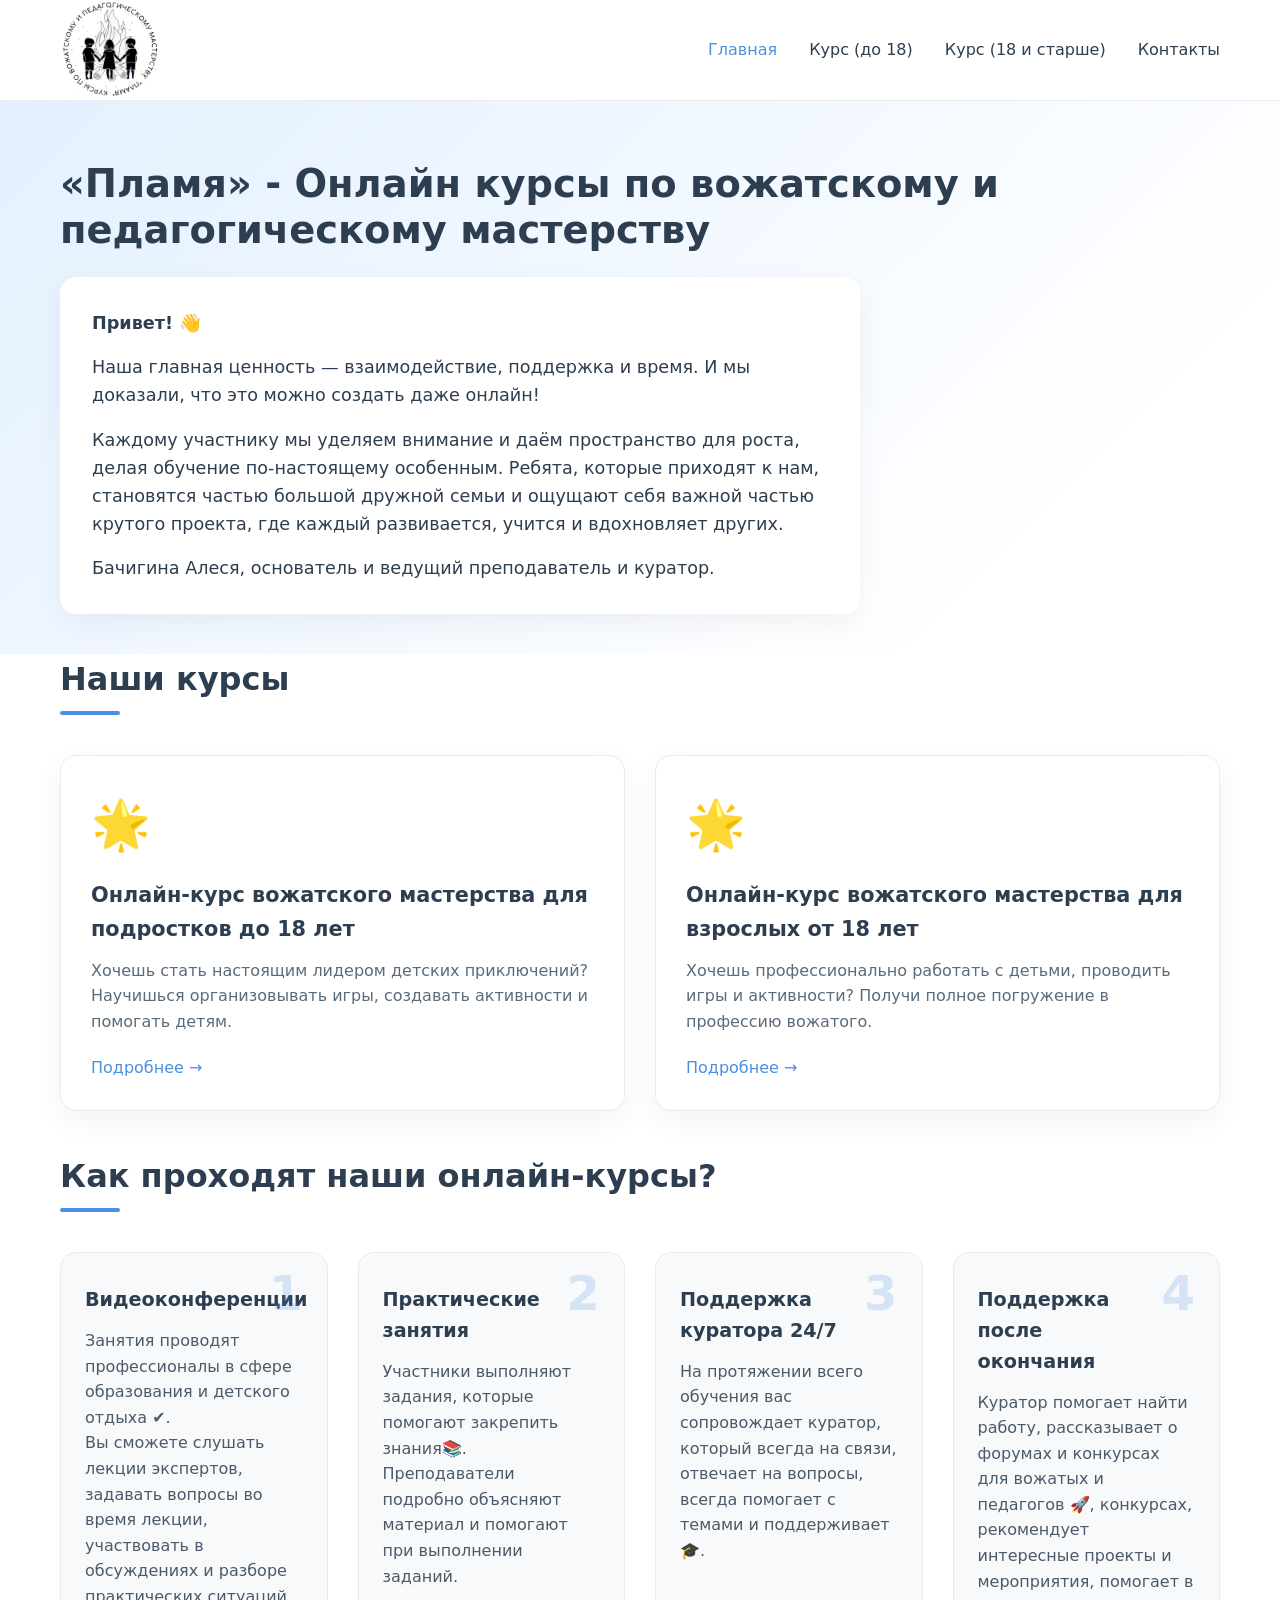
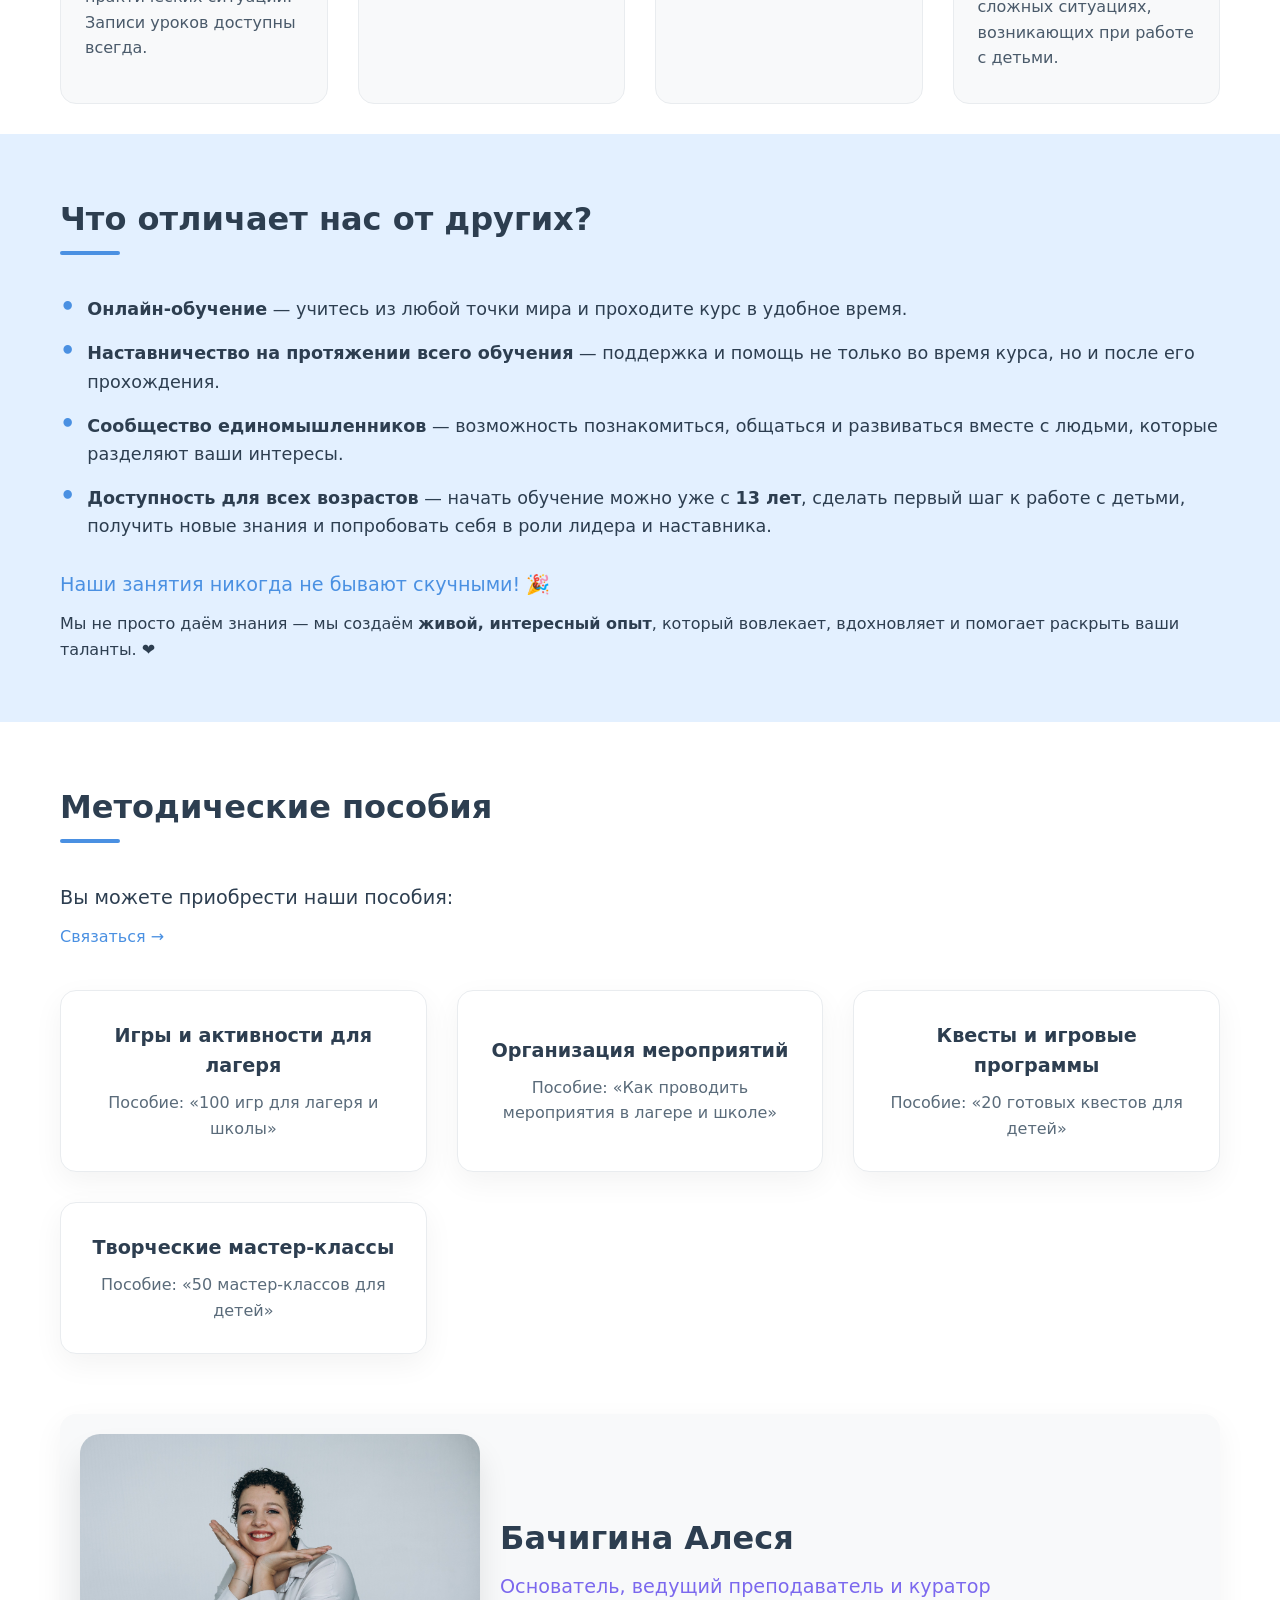
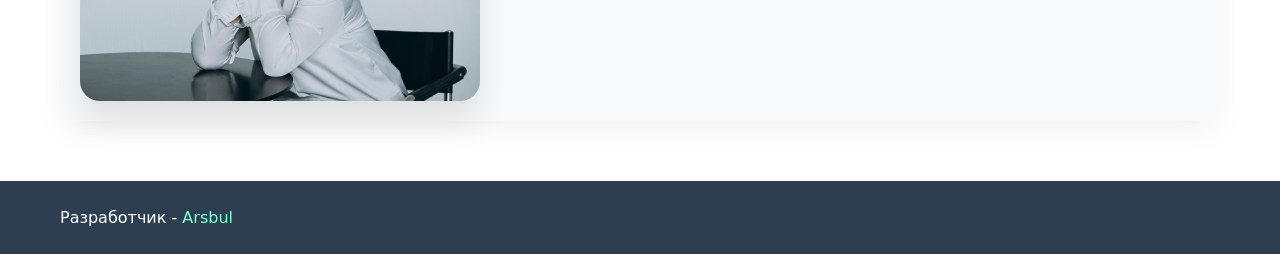
<file: index.html>
<!DOCTYPE html>
<html lang="ru">

<head>
    <meta charset="UTF-8">
    <meta name="viewport" content="width=device-width, initial-scale=1.0">
    <title>«Пламя» - Онлайн курсы по вожатскому и педагогическому мастерству</title>
    <link rel="icon" href="/media/logo_icon.ico" type="image/x-icon">
    
    <link rel="stylesheet" href="css/style.css">
</head>

<body>
    <header class="header">
        <div class="container header__container">

            <img class="logo" src="media/logo.png">

            <nav class="nav">
                <button class="nav__toggle" aria-label="Открыть меню"><img src="media/menu.svg"></button>
                <ul class="nav__list">
                    <li><a href="index.html" class="nav__link active">Главная</a></li>
                    <li><a href="teen.html" class="nav__link">Курс (до 18)</a></li>
                    <li><a href="adult.html" class="nav__link">Курс (18 и старше)</a></li>
                    <li><a href="contacts.html" class="nav__link">Контакты</a></li>
                </ul>
            </nav>
        </div>
    </header>

    <main>
        <section class="hero">
            <div class="container">
                <h1 class="hero__title">«Пламя» - Онлайн курсы по вожатскому и педагогическому мастерству</h1>
                <div class="hero__text">
                    <p><b>Привет! 👋</b></p>
                    <p>Наша главная ценность — взаимодействие, поддержка и время. И мы доказали, что это можно создать
                        даже онлайн!</p>
                    <p>Каждому участнику мы уделяем внимание и даём пространство для роста, делая обучение по-настоящему
                        особенным. Ребята, которые приходят к нам, становятся частью большой дружной семьи и ощущают
                        себя важной частью крутого проекта, где каждый развивается, учится и вдохновляет других.
                    </p>
                    <p>
                        Бачигина Алеся, основатель и ведущий преподаватель и куратор.
                    </p>
                </div>
            </div>
        </section>

        <section class="courses">
            <div class="container">
                <h2 class="section-title">Наши курсы</h2>
                <div class="cards">


                    <div class="card">
                        <div class="card__emoji">🌟</div>
                        <h3 class="card__title">Онлайн-курс вожатского мастерства для подростков до 18 лет</h3>
                        <p class="card__desc">Хочешь стать настоящим лидером детских приключений? Научишься
                            организовывать игры, создавать активности и помогать детям.</p>
                        <a href="teen.html" class="card__link card__more">Подробнее →</a>
                    </div>




                    <div class="card">
                        <div class="card__emoji">🌟</div>
                        <h3 class="card__title">Онлайн-курс вожатского мастерства для взрослых от 18 лет</h3>
                        <p class="card__desc">Хочешь профессионально работать с детьми, проводить игры и активности?
                            Получи полное погружение в профессию вожатого.</p>
                        <a href="adult.html" class="card__link card__more">Подробнее →</a>
                    </div>

                </div>
            </div>
        </section>

        <section class="how-it-works">
            <div class="container">
                <h2 class="section-title">Как проходят наши онлайн-курсы?</h2>
                <div class="features">
                    <div class="feature">
                        <div class="feature__number">1</div>
                        <h3>Видеоконференции</h3>
                        <p>Занятия проводят профессионалы в сфере образования и детского отдыха ✔️. <br>Вы сможете
                            слушать лекции экспертов, задавать вопросы во время лекции, участвовать в
                            обсуждениях и разборе практических ситуаций. <br>Записи уроков доступны всегда.</p>
                    </div>
                    <div class="feature">
                        <div class="feature__number">2</div>
                        <h3>Практические занятия</h3>
                        <p>Участники выполняют задания, которые помогают закрепить знания📚. Преподаватели подробно
                            объясняют материал и помогают при выполнении заданий.</p>
                    </div>
                    <div class="feature">
                        <div class="feature__number">3</div>
                        <h3>Поддержка куратора 24/7</h3>
                        <p>На протяжении всего обучения вас сопровождает куратор, который всегда на связи, отвечает на
                            вопросы, всегда помогает
                            с темами и поддерживает 🎓.</p>
                    </div>
                    <div class="feature">
                        <div class="feature__number">4</div>
                        <h3>Поддержка после окончания</h3>
                        <p>Куратор помогает найти работу, рассказывает о форумах и конкурсах для вожатых и педагогов 🚀,
                            конкурсах, рекомендует интересные проекты и мероприятия,
                            помогает в сложных ситуациях, возникающих при работе с детьми.</p>
                    </div>
                </div>
            </div>
        </section>

        <section class="differences">
            <div class="container">
                <h2 class="section-title">Что отличает нас от других?</h2>
                <ul class="differences__list">
                    <li><span><b>Онлайн-обучение</b> — учитесь из любой точки мира и проходите курс в удобное
                            время.</span></li>
                    <li><span><b>Наставничество на протяжении всего обучения</b> — поддержка и помощь не только во время
                            курса, но и
                            после его прохождения.</span></li>
                    <li><span><b>Сообщество единомышленников</b> — возможность познакомиться, общаться и развиваться
                            вместе с людьми,
                            которые разделяют ваши интересы.</span></li>
                    <li><span><b>Доступность для всех возрастов</b> — начать обучение можно уже с <b>13 лет</b>, сделать
                            первый шаг к работе
                            с детьми, получить новые знания и попробовать себя в роли лидера и наставника.</span></li>
                </ul>
                <p class="differences__note">Наши занятия никогда не бывают скучными! 🎉</p>
                <p>Мы не просто даём знания — мы создаём <b>живой, интересный опыт</b>, который вовлекает, вдохновляет и
                    помогает раскрыть ваши таланты. ❤️</p>
            </div>
        </section>

        <section class="materials" id="materials">
            <div class="container">
                <h2 class="section-title">Методические пособия</h2>
                <p class="materials__subtitle">Вы можете приобрести наши пособия:</p>
                <p class="materials__contact"><a href="contacts.html">Связаться →</a></p>
                <div class="cards materials__cards">
                    <div class="card material-card">
                        <h3>Игры и активности для лагеря</h3>
                        <p>Пособие: «100 игр для лагеря и школы»</p>
                    </div>
                    <div class="card material-card">
                        <h3>Организация мероприятий</h3>
                        <p>Пособие: «Как проводить мероприятия в лагере и школе»</p>
                    </div>
                    <div class="card material-card">
                        <h3>Квесты и игровые программы</h3>
                        <p>Пособие: «20 готовых квестов для детей»</p>
                    </div>
                    <div class="card material-card">
                        <h3>Творческие мастер-классы</h3>
                        <p>Пособие: «50 мастер-классов для детей»</p>
                    </div>
                </div>
            </div>
        </section>
        <section class="founder">
            <div class="container">
                <div class="founder-card">
                    <div class="founder-photo">
                        <img src="media/founder.jpg">
                    </div>
                    <div class="founder-info">
                        <h2>Бачигина Алеся</h2>
                        <p class="founder-title">Основатель, ведущий преподаватель и куратор</p>
                    </div>
                </div>
            </div>
        </section>
    </main>

    <footer class="footer">
        <div class="container">
            <a href="https://t.me/Jvm_alters">Разработчик - <span>Arsbul</span></a>
            <!-- <p>© 2026 Пламя. Все права защищены.</p> -->
        </div>
    </footer>

    <script src="js/script.js"></script>
</body>

</html>
</file>
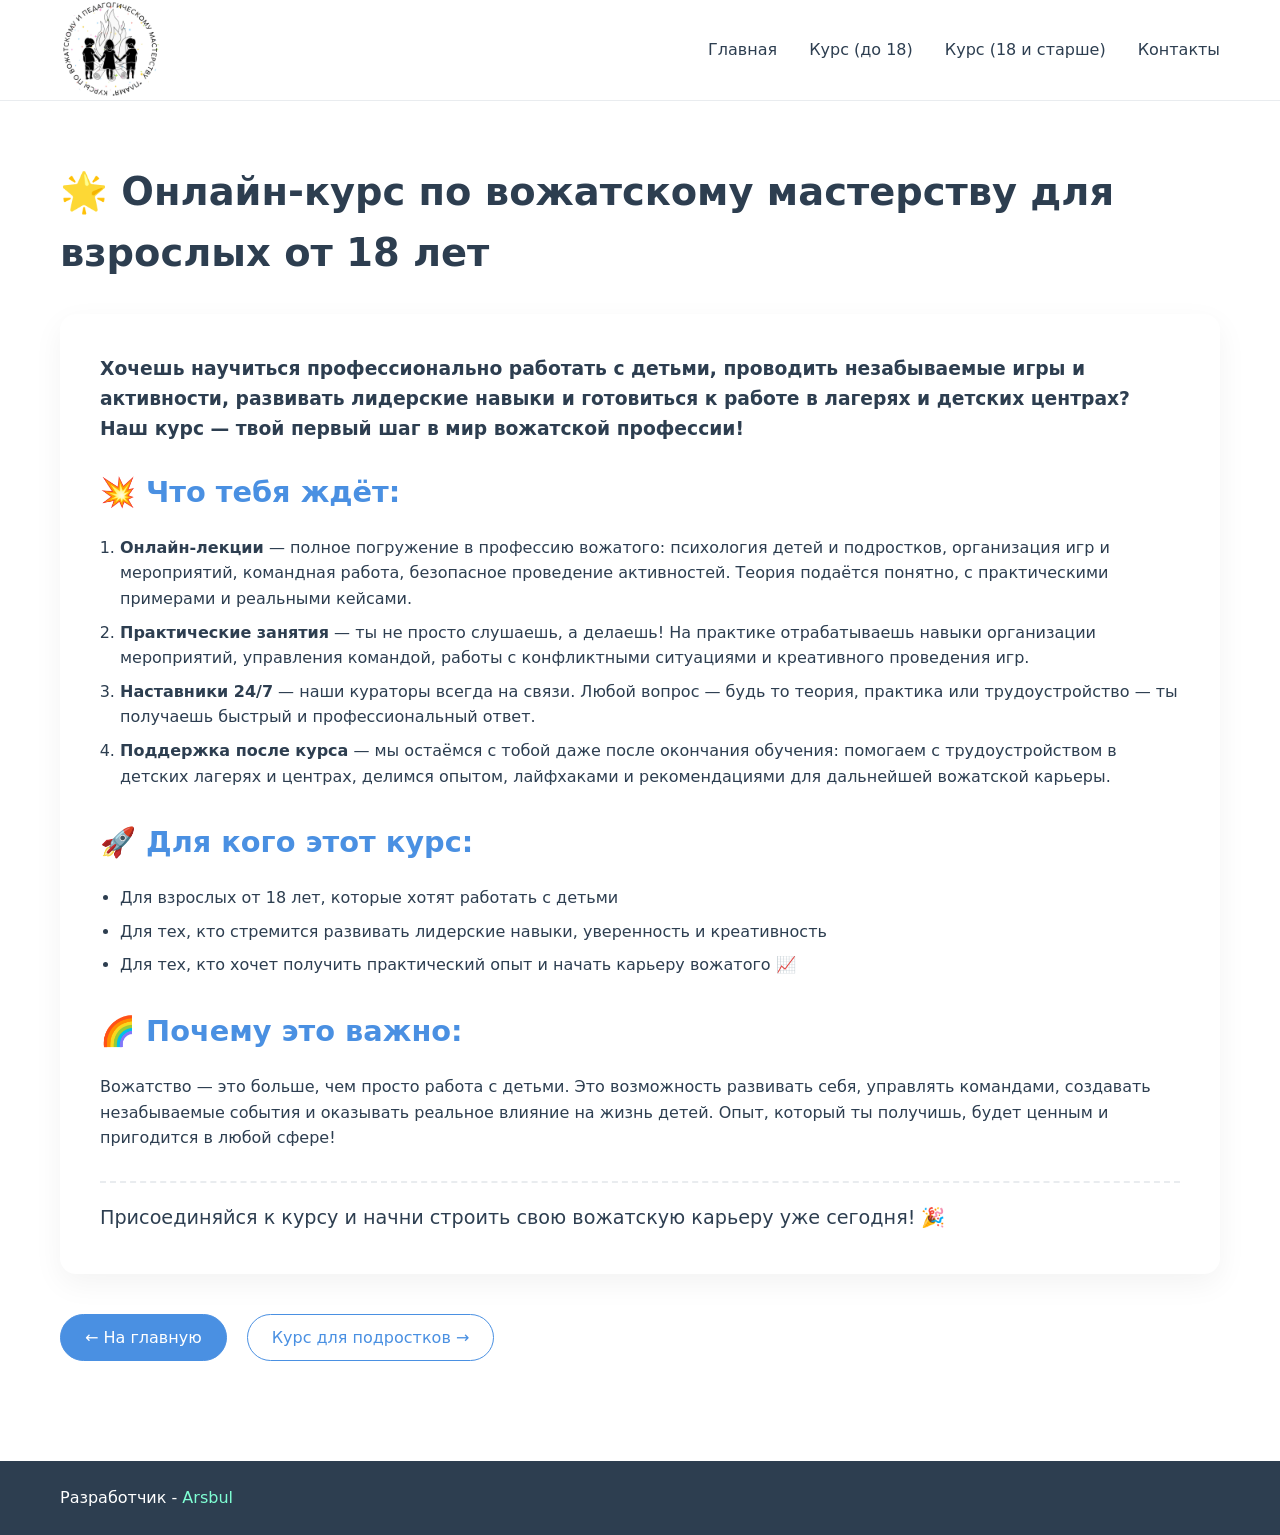
<file: adult.html>
<!DOCTYPE html>
<html lang="ru">
<head>
    <meta charset="UTF-8">
    <meta name="viewport" content="width=device-width, initial-scale=1.0">
    <title>Курс для взрослых — Вожатское мастерство</title>
    <link rel="stylesheet" href="css/style.css">
    <link rel="icon" href="/media/logo_icon.ico" type="image/x-icon">
</head>
<body>
    <header class="header">
        <div class="container header__container">

            <img class="logo" src="media/logo.png">

            <nav class="nav">
                <button class="nav__toggle" aria-label="Открыть меню"><img src="media/menu.svg"></button>
                <ul class="nav__list">
                    <li><a href="index.html" class="nav__link">Главная</a></li>
                    <li><a href="teen.html" class="nav__link">Курс (до 18)</a></li>
                    <li><a href="adult.html" class="nav__link">Курс (18 и старше)</a></li>
                    <li><a href="contacts.html" class="nav__link">Контакты</a></li>
                </ul>
            </nav>
        </div>
    </header>

    <main class="course-page">
        <div class="container">
            <h1 class="course-page__title">🌟 Онлайн-курс по вожатскому мастерству для взрослых от 18 лет</h1>
            
            <div class="course-page__content">
                <h3 class="content-topic">Хочешь научиться профессионально работать с детьми, проводить незабываемые игры и активности, развивать лидерские навыки и готовиться к работе в лагерях и детских центрах? Наш курс — твой первый шаг в мир вожатской профессии!</h3>
                
                <h2>💥 Что тебя ждёт:</h2>
                <ol>
                    <li><strong>Онлайн-лекции</strong> — полное погружение в профессию вожатого: психология детей и подростков, организация игр и мероприятий, командная работа, безопасное проведение активностей. Теория подаётся понятно, с практическими примерами и реальными кейсами.</li>
                    <li><strong>Практические занятия</strong> — ты не просто слушаешь, а делаешь! На практике отрабатываешь навыки организации мероприятий, управления командой, работы с конфликтными ситуациями и креативного проведения игр.</li>
                    <li><strong>Наставники 24/7</strong> — наши кураторы всегда на связи. Любой вопрос — будь то теория, практика или трудоустройство — ты получаешь быстрый и профессиональный ответ.</li>
                    <li><strong>Поддержка после курса</strong> — мы остаёмся с тобой даже после окончания обучения: помогаем с трудоустройством в детских лагерях и центрах, делимся опытом, лайфхаками и рекомендациями для дальнейшей вожатской карьеры.</li>
                </ol>

                <h2>🚀 Для кого этот курс:</h2>
                <ul>
                    <li>Для взрослых от 18 лет, которые хотят работать с детьми</li>
                    <li>Для тех, кто стремится развивать лидерские навыки, уверенность и креативность</li>
                    <li>Для тех, кто хочет получить практический опыт и начать карьеру вожатого 📈</li>
                </ul>

                <h2>🌈 Почему это важно:</h2>
                <p>Вожатство — это больше, чем просто работа с детьми. Это возможность развивать себя, управлять командами, создавать незабываемые события и оказывать реальное влияние на жизнь детей. Опыт, который ты получишь, будет ценным и пригодится в любой сфере!</p>

                <p class="course-page__closing">Присоединяйся к курсу и начни строить свою вожатскую карьеру уже сегодня! 🎉</p>
            </div>

            <div class="course-page__nav">
                <a href="index.html" class="btn">← На главную</a>
                <a href="teen.html" class="btn btn--outline">Курс для подростков →</a>
            </div>
        </div>
    </main>
    <footer class="footer">
        <div class="container">
            <a href="https://t.me/Jvm_alters">Разработчик - <span>Arsbul</span></a>
            <!-- <p>© 2026 Пламя. Все права защищены.</p> -->
        </div>
    </footer>

    <script src="js/script.js"></script>
</body>
</html>
</file>
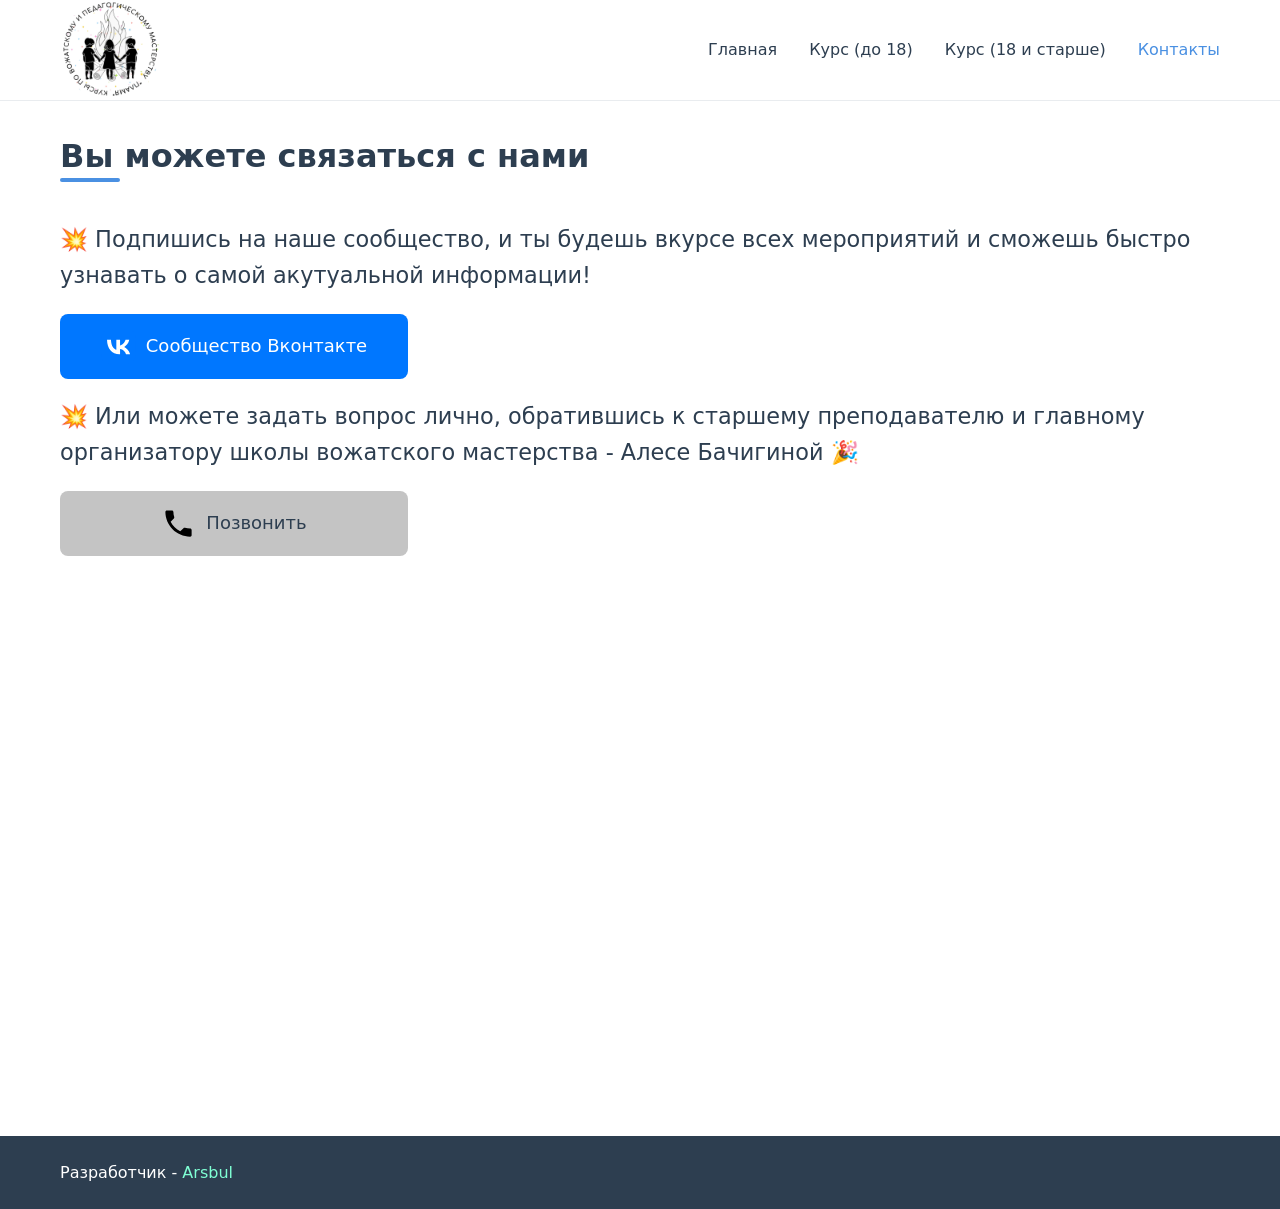
<file: contacts.html>
<!DOCTYPE html>
<html lang="ru">

<head>
    <meta charset="UTF-8">
    <meta name="viewport" content="width=device-width, initial-scale=1.0">
    <title>Вожатское мастерство — онлайн-курсы</title>
    <link rel="stylesheet" href="css/style.css">
    <link rel="icon" href="/media/logo_icon.ico" type="image/x-icon"> 
</head>

<body>
    <header class="header">
        <div class="container header__container">

            <img class="logo" src="media/logo.png">

            <nav class="nav">
                <button class="nav__toggle" aria-label="Открыть меню"><img src="media/menu.svg"></button>
                <ul class="nav__list">
                    <li><a href="index.html" class="nav__link">Главная</a></li>
                    <li><a href="teen.html" class="nav__link">Курс (до 18)</a></li>
                    <li><a href="adult.html" class="nav__link">Курс (18 и старше)</a></li>
                    <li><a href="contacts.html" class="nav__link active">Контакты</a></li>
                </ul>
            </nav>
        </div>
    </header>

    <main>
        <section class="contacts">
            <div class="container">
                <h1 class="contacts__title">Вы можете связаться с нами</h1>
                <div class="contacts__buttons">
                    <h2>💥 Подпишись на наше сообщество, и ты будешь вкурсе всех мероприятий и сможешь быстро узнавать о самой акутуальной информации!</h2>
                    <a class="button-vk" href="https://vk.ru/club236410678" target="_blank">
                        <img src="media/vk2.svg">
                        <p>Сообщество Вконтакте</p>
                    </a>
                    <h2>💥 Или можете задать вопрос лично, обратившись к старшему преподавателю и главному организатору школы вожатского мастерства - Алесе Бачигиной 🎉</h2>
                    <a class="button-phone" href="tel:+79159646570">
                        <img src="media/phone.svg">
                        <p>Позвонить</p>
                    </a>
                </div>
            </div>
        </section>


    </main>

    <footer class="footer">
        <div class="container">
            <a href="https://t.me/Jvm_alters">Разработчик - <span>Arsbul</span></a>
            <!-- <p>© 2026 Пламя. Все права защищены.</p> -->
        </div>
    </footer>

    <script src="js/script.js"></script>
</body>

</html>
</file>
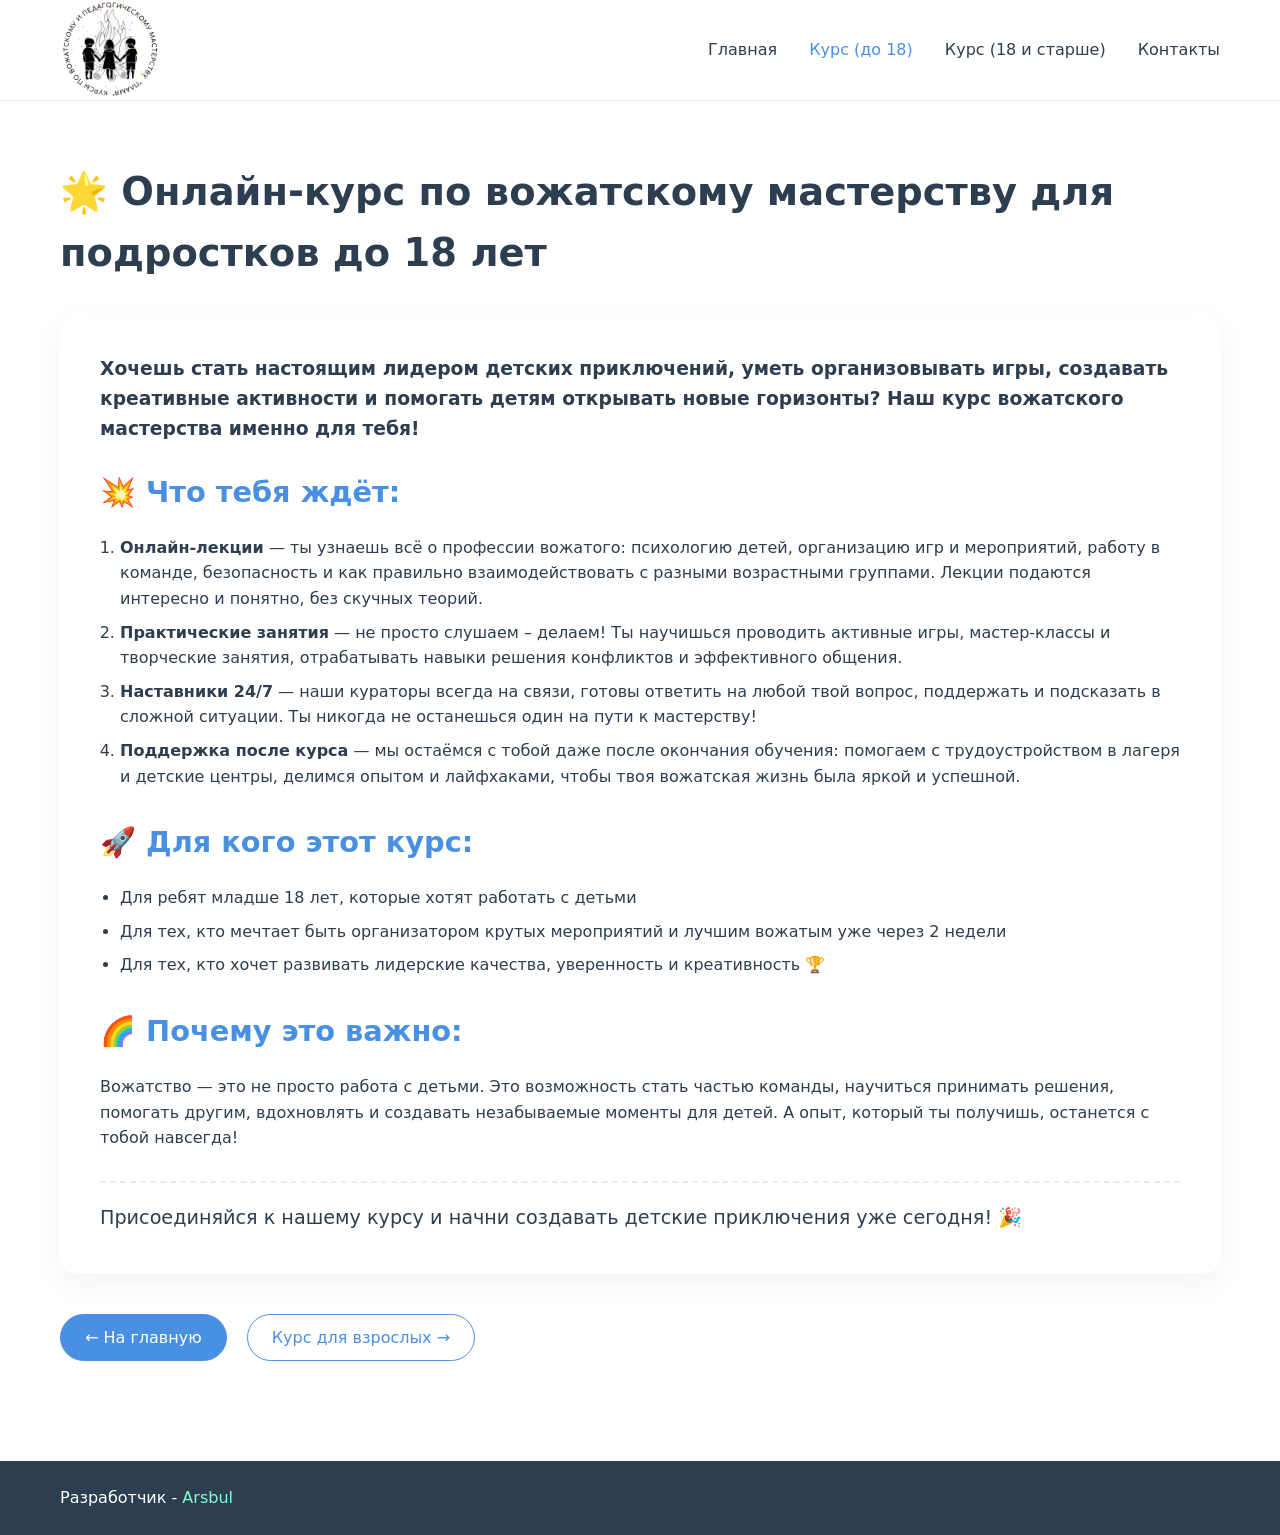
<file: teen.html>
<!DOCTYPE html>
<html lang="ru">
<head>
    <meta charset="UTF-8">
    <meta name="viewport" content="width=device-width, initial-scale=1.0">
    <title>Курс для подростков — Вожатское мастерство</title>
    <link rel="stylesheet" href="css/style.css">
    <link rel="icon" href="/media/logo_icon.ico" type="image/x-icon">
</head>
<body>
    <header class="header">
        <div class="container header__container">

            <img class="logo" src="media/logo.png">

            <nav class="nav">
                <button class="nav__toggle" aria-label="Открыть меню"><img src="media/menu.svg"></button>
                <ul class="nav__list">
                    <li><a href="index.html" class="nav__link">Главная</a></li>
                    <li><a href="teen.html" class="nav__link active">Курс (до 18)</a></li>
                    <li><a href="adult.html" class="nav__link">Курс (18 и старше)</a></li>
                    <li><a href="contacts.html" class="nav__link">Контакты</a></li>
                </ul>
            </nav>
        </div>
    </header>

    <main class="course-page">
        <div class="container">
            <h1 class="course-page__title">🌟 Онлайн-курс по вожатскому мастерству для подростков до 18 лет</h1>
            
            <div class="course-page__content">
                <h3 class="content-topic">Хочешь стать настоящим лидером детских приключений, уметь организовывать игры, создавать креативные активности и помогать детям открывать новые горизонты? Наш курс вожатского мастерства именно для тебя!</h3>

                <h2>💥 Что тебя ждёт:</h2>
                <ol>
                    <li><strong>Онлайн-лекции</strong> — ты узнаешь всё о профессии вожатого: психологию детей, организацию игр и мероприятий, работу в команде, безопасность и как правильно взаимодействовать с разными возрастными группами. Лекции подаются интересно и понятно, без скучных теорий.</li>
                    <li><strong>Практические занятия</strong> — не просто слушаем – делаем! Ты научишься проводить активные игры, мастер-классы и творческие занятия, отрабатывать навыки решения конфликтов и эффективного общения.</li>
                    <li><strong>Наставники 24/7</strong> — наши кураторы всегда на связи, готовы ответить на любой твой вопрос, поддержать и подсказать в сложной ситуации. Ты никогда не останешься один на пути к мастерству!</li>
                    <li><strong>Поддержка после курса</strong> — мы остаёмся с тобой даже после окончания обучения: помогаем с трудоустройством в лагеря и детские центры, делимся опытом и лайфхаками, чтобы твоя вожатская жизнь была яркой и успешной.</li>
                </ol>

                <h2>🚀 Для кого этот курс:</h2>
                <ul>
                    <li>Для ребят младше 18 лет, которые хотят работать с детьми</li>
                    <li>Для тех, кто мечтает быть организатором крутых мероприятий и лучшим вожатым уже через 2 недели</li>
                    <li>Для тех, кто хочет развивать лидерские качества, уверенность и креативность 🏆</li>
                </ul>

                <h2>🌈 Почему это важно:</h2>
                <p>Вожатство — это не просто работа с детьми. Это возможность стать частью команды, научиться принимать решения, помогать другим, вдохновлять и создавать незабываемые моменты для детей. А опыт, который ты получишь, останется с тобой навсегда!</p>

                <p class="course-page__closing">Присоединяйся к нашему курсу и начни создавать детские приключения уже сегодня! 🎉</p>
            </div>

            <div class="course-page__nav">
                <a href="index.html" class="btn">← На главную</a>
                <a href="adult.html" class="btn btn--outline">Курс для взрослых →</a>
            </div>
        </div>
    </main>

    <footer class="footer">
        <div class="container">
            <a href="https://t.me/Jvm_alters">Разработчик - <span>Arsbul</span></a>
            <!-- <p>© 2026 Пламя. Все права защищены.</p> -->
        </div>
    </footer>

    <script src="js/script.js"></script>
</body>
</html>
</file>
<file: css/style.css>
/* style.css */
:root {
    --color-bg: #ffffff;
    --color-text: #2d3e50;
    --color-primary: #4a90e2;
    --color-primary-light: #e3f0ff;
    --color-secondary: #7b68ee;
    --color-accent: #ffb347;
    --color-gray: #f8f9fa;
    --color-border: #e9ecef;
    --shadow: 0 10px 30px rgba(0, 0, 0, 0.05);
    --radius: 16px;
    --font-main: system-ui, -apple-system, 'Segoe UI', Roboto, 'Helvetica Neue', sans-serif;
}

* {
    margin: 0;
    padding: 0;
    box-sizing: border-box;
    -webkit-tap-highlight-color: transparent;
}

body {
    font-family: var(--font-main);
    color: var(--color-text);
    line-height: 1.6;
    background-color: var(--color-bg);
}

.container {
    max-width: 1200px;
    margin: 0 auto;
    padding: 0 20px;
}

/* Header */
.header {
    background-color: rgba(255, 255, 255, 0.95);
    backdrop-filter: blur(10px);
    border-bottom: 1px solid var(--color-border);
    position: sticky;
    top: 0;
    z-index: 100;
}

.header__container {
    display: flex;
    justify-content: space-between;
    align-items: center;
    /* height: 70px; */
}

.logo {
    width: 100px;
}

/* .logo img {
    
}
.logo p {
    font-weight: 700;
    font-size: 1.4rem;
    letter-spacing: 1px;
    color: var(--color-primary);
} */
.nav {
    display: flex;
    flex-direction: column;
    align-items: center;
}
.nav__list {
    display: flex;
    align-items: center;
    gap: 2rem;
    list-style: none;
}

.nav__link {
    text-decoration: none;
    color: var(--color-text);
    font-weight: 500;
    transition: color 0.2s;
}

.nav__link:hover,
.nav__link.active {
    color: var(--color-primary);
}

.nav__toggle {
    display: none;
    background: none;
    border: none;
    font-size: 1.8rem;
    cursor: pointer;
    color: var(--color-text);
}
.nav__toggle img {
    width: 40px;
}
/* Hero section */
.hero {
    padding: 60px 0 40px;
    background: linear-gradient(135deg, var(--color-primary-light) 0%, #fff 80%);
}

.hero__title {
    font-size: 2.4rem;
    font-weight: 600;
    line-height: 1.2;
    margin-bottom: 24px;
    color: var(--color-text);
}

.hero__text {
    font-size: 1.1rem;
    max-width: 800px;
    background: white;
    padding: 32px;
    border-radius: var(--radius);
    box-shadow: var(--shadow);
}

.hero__text p {
    margin-bottom: 16px;
}

.hero__text p:last-child {
    margin-bottom: 0;
}

/* Section titles */
.section-title {
    font-size: 2rem;
    font-weight: 600;
    margin-bottom: 40px;
    position: relative;
    padding-bottom: 10px;
}

.section-title::after {
    content: '';
    position: absolute;
    bottom: 0;
    left: 0;
    width: 60px;
    height: 4px;
    background: var(--color-primary);
    border-radius: 2px;
}

/* Cards (общие) */
.cards {
    display: grid;
    grid-template-columns: repeat(auto-fit, minmax(300px, 1fr));
    gap: 30px;
    margin: 40px 0;
}

.card {
    background: white;
    border-radius: var(--radius);
    padding: 30px;
    box-shadow: var(--shadow);
    transition: transform 0.3s, box-shadow 0.3s;
    border: 1px solid var(--color-border);
    display: flex;
    justify-content: center;
    flex-direction: column;
}

.card:hover {
    transform: translateY(-5px);
    box-shadow: 0 20px 40px rgba(0, 0, 0, 0.08);
}

.card__emoji {
    font-size: 3rem;
    margin-bottom: 16px;
}

.card__title {
    font-size: 1.3rem;
    margin-bottom: 12px;
    font-weight: 600;
}

.card__desc {
    color: #5a6b7a;
    margin-bottom: 20px;
    flex: 1;
}
.card__link {
    text-decoration: none;
    color: unset;
    
}
.card__link:hover {
    text-decoration: none;
    color: unset;
}
.card__more {
    color: var(--color-primary);
    text-decoration: none;
    font-weight: 500;
    display: inline-flex;
    align-items: center;
    gap: 4px;
}

/* .card__more:hover {
    text-decoration: underline;
} */

/* Features (как проходят курсы) */
.features {
    display: grid;
    grid-template-columns: repeat(auto-fit, minmax(240px, 1fr));
    gap: 30px;
    margin: 30px 0;
}

.feature {
    background: var(--color-gray);
    padding: 32px 24px;
    border-radius: var(--radius);
    position: relative;
    border: 1px solid var(--color-border);
}

.feature__number {
    font-size: 3rem;
    font-weight: 700;
    color: var(--color-primary);
    opacity: 0.2;
    position: absolute;
    top: 16px;
    right: 24px;
    line-height: 1;
}

.feature h3 {
    font-size: 1.2rem;
    margin-bottom: 12px;
    font-weight: 600;
    padding-right: 3rem;
}

.feature p {
    color: #4a5a6a;
}

/* Differences */
.differences {
    background-color: var(--color-primary-light);
    padding: 60px 0;
}

.differences__list {
    list-style: none;
    margin: 20px 0 30px;
}

.differences__list li {
    margin-bottom: 16px;
    font-size: 1.1rem;
    display: flex;
    align-items: flex-start;
    gap: 12px;
}

.differences__list li::before {
    content: "•";
    color: var(--color-primary);
    font-weight: bold;
    font-size: 1.5rem;
    line-height: 1;
}

.differences__note {
    font-size: 1.2rem;
    font-weight: 500;
    margin: 30px 0 10px;
    color: var(--color-primary);
}
/* Founder */


.founder {
    margin: 60px 0;
}

.founder-card {
    display: flex;
    align-items: center;
    gap: 20px;
    background: var(--color-gray);
    border-radius: var(--radius);
    padding: 20px;
    box-shadow: var(--shadow);
    transition: transform 0.3s;
}

.founder-card:hover {
    transform: translateY(-5px);
}

.founder-photo {
    flex-shrink: 0;
    width: 400px;
    border-radius: 20px;
    overflow: hidden;
    box-shadow: 0 20px 30px rgba(0, 0, 0, 0.1);
}

.founder-photo img {
    width: 100%;
    height: auto;
    display: block;
    transition: transform 0.3s;
}

.founder-photo img:hover {
    transform: scale(1.02);
}

.founder-info h2 {
    font-size: 2rem;
    font-weight: 700;
    margin-bottom: 8px;
    color: var(--color-text);
}

.founder-title {
    font-size: 1.2rem;
    color: var(--color-secondary);
    margin-bottom: 20px;
    font-weight: 500;
}




/* Materials */
.materials {
    padding: 60px 0 0 0;
}

.materials__subtitle {
    font-size: 1.2rem;

}

.material-card {
    text-align: center;
}

.material-card h3 {
    font-size: 1.2rem;
    margin-bottom: 8px;
}

.material-card p {
    color: #5a6b7a;
    /* margin-bottom: 20px; */
}
.materials .materials__contact {
    color: var(--color-primary);

    font-weight: 500;
    /* display: inline-flex; */
    align-items: center;
    /* gap: 4px; */

    margin: 10px 0 30px 0;
} 
.materials .materials__contact a {
    text-decoration: none;
    color: unset;
}
.price {
    font-size: 1.4rem;
    font-weight: 600;
    color: var(--color-primary);
    margin-bottom: 20px;
    display: block;
}

.btn {
    display: inline-block;
    padding: 10px 24px;
    background: var(--color-primary);
    color: white;
    text-decoration: none;
    border-radius: 40px;
    font-weight: 500;
    border: none;
    cursor: pointer;
    transition: background 0.2s;
    border: 1px solid var(--color-primary);
}

.btn:hover {
    background: #3a7bc8;
}

.btn--outline {
    background: transparent;
    color: var(--color-primary);
}

.btn--outline:hover {
    background: var(--color-primary);
    color: white;
}

.btn:disabled {
    opacity: 0.5;
    pointer-events: none;
}

/* Страницы курсов */
.course-page {
    padding: 60px 0;
}

.course-page__title {
    font-size: 2.4rem;
    margin-bottom: 30px;
    color: var(--color-text);
}

.course-page__content {
    background: white;
    border-radius: var(--radius);
    padding: 40px;
    box-shadow: var(--shadow);
    margin-bottom: 40px;
}
.course-page__content .content-topic {
    margin-bottom: 25px;
}

.course-page__content h2 {
    font-size: 1.8rem;
    margin: 30px 0 20px;
    color: var(--color-primary);
}

.course-page__content h2:first-of-type {
    margin-top: 0;
}

.course-page__content ol,
.course-page__content ul {
    margin-left: 20px;
    margin-bottom: 20px;
}

.course-page__content li {
    margin-bottom: 8px;
}

.course-page__closing {
    font-size: 1.2rem;
    font-weight: 500;
    margin-top: 30px;
    padding-top: 20px;
    border-top: 2px dashed var(--color-border);
}

.course-page__nav {
    display: flex;
    gap: 20px;
    flex-wrap: wrap;
}
/* Contats */
.contacts__title {
    position: relative;
    font-size: 2rem;
    margin: 30px 0 40px 0;
    font-weight: 600;
    color: var(--color-text);
}
.contacts__title:after {
    content: '';
    position: absolute;
    bottom: 0;
    left: 0;
    width: 60px;
    height: 4px;
    background: var(--color-primary);
    border-radius: 2px;
}
.contacts__buttons {
    display: flex;
    flex-direction: column;
    /* align-items: center; */
    gap: 20px;
    margin: 20px 0 50% 0;
}
.contacts__buttons h2 {
    font-weight: 500;
    font-size: 1.4rem;
}
.contacts__buttons a {
    display: flex;
    flex-direction: row;
    justify-content: center;
    align-items: center;
    padding: 15px 20px;
    min-width: 30%;
    width: max-content;
    text-decoration: none;
    color: unset;
    border-radius: 8px;
    gap: 10px;
    font-size: 18px;
}
.contacts__buttons a img {
    width: 35px;
    height: 35px;
}
.contacts__buttons a p {

}
.contacts__buttons .button-vk {
    background-color: #0077FF;
    color: white;

}
.contacts__buttons .button-phone {
    background-color: #C4C4C4;
}

/* Footer */
.footer {
    background: var(--color-text);
    color: white;
    padding: 24px 0;
    text-align: center;
    margin-top: 40px;
}
.footer .container {
    display: flex;
    
}
.footer .container a {
    color: unset;
    text-decoration: none;
}
.footer .container span {
    color: aquamarine;
}


@media (max-width: 768px) {
    .header__container {
        height: auto;
        padding: 15px 20px;
        flex-wrap: wrap;
    }
    .contacts__buttons a {
        width: 90%;
    }
    .nav__toggle {
        display: block;
    }

    .nav__list {
        display: none;
        flex-direction: column;
        width: 100%;
        gap: 0.5rem;
        padding: 20px 0;
    }

    .nav__list.active {
        display: flex;
    }

    .nav__link {
        display: block;
        padding: 10px 0;
    }

    .hero__title {
        font-size: 2rem;
    }

    .hero__text {
        padding: 20px;
    }

    .section-title {
        font-size: 1.8rem;
    }

    .cards {
        grid-template-columns: 1fr;
    }

    .features {
        grid-template-columns: 1fr;
    }

    .course-page__title {
        font-size: 2rem;
    }

    .course-page__content {
        padding: 25px;
    }
    .founder-card {
        flex-direction: column;
        text-align: center;
        /* padding: 30px; */
    }

    .founder-photo {
        width: 300px;
        /* margin-bottom: 20px; */
    }
}

@media (max-width: 480px) {
    .hero__title {
        font-size: 1.6rem;
    }

    .hero__text {
        font-size: 1rem;
    }

    .section-title {
        font-size: 1.5rem;
    }
}
</file>
